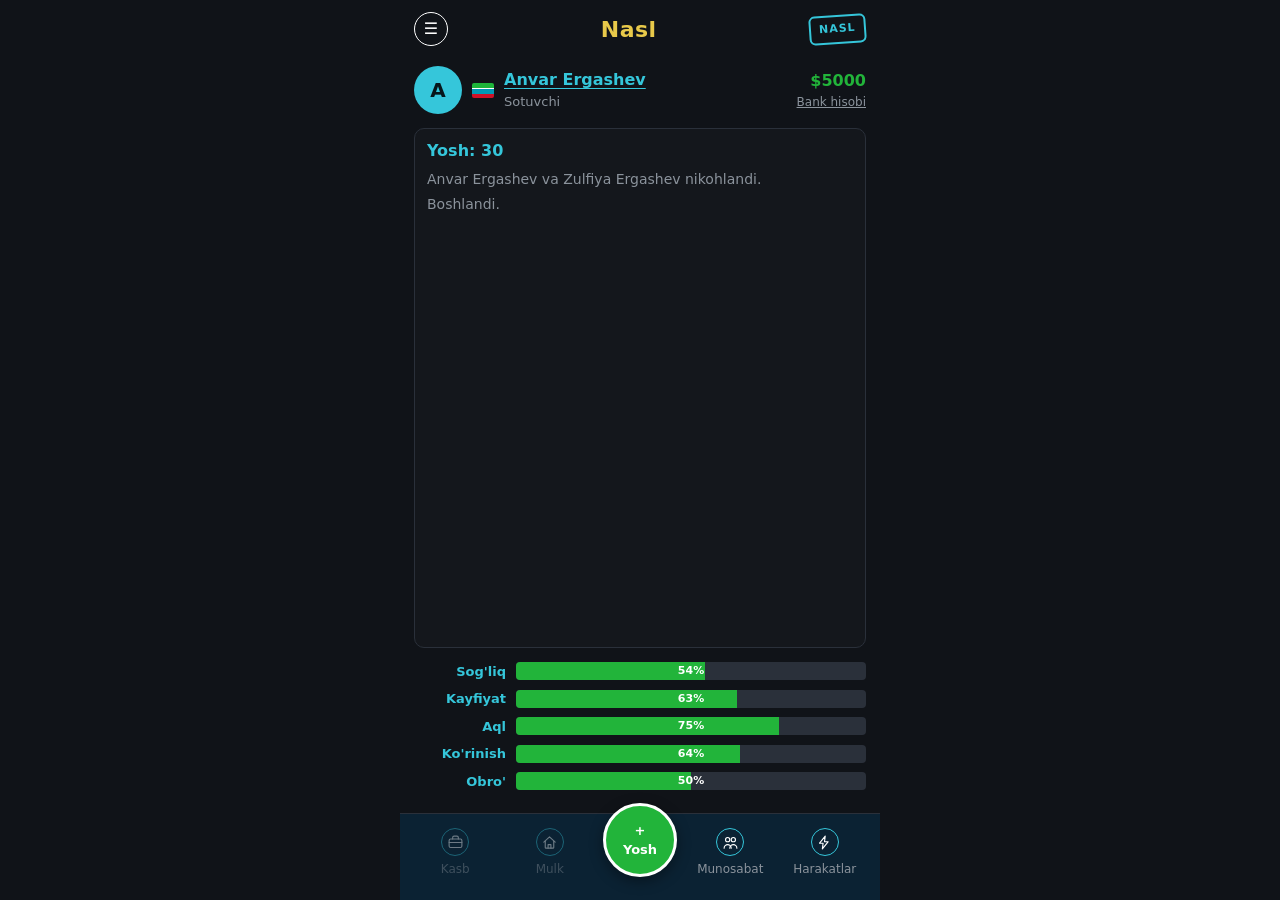
<file: index.html>
<!doctype html>
<html lang="uz">
<head>
<meta charset="utf-8">
<meta name="viewport" content="width=device-width, initial-scale=1">
<title>Nasl</title>
<link rel="stylesheet" href="style.css">
</head>
<body>
<div id="ilova">

  <header id="sarlavha">
    <button class="doira-tugma" id="menyuTugma">&#9776;</button>
    <div class="nasl-nom">Nasl</div>
    <div class="muhr">NASL</div>
  </header>
  <div id="menyuRoyxat" class="yashirin"></div>

  <section id="malumot"></section>

  <section id="lenta"></section>

  <section id="statlar"></section>

  <nav id="harakatPanel">
    <button class="harakat-ustun" id="kasbTugma" disabled title="Hali mavjud emas">
      <span class="ikon-doira">
        <svg viewBox="0 0 24 24" width="17" height="17" fill="none" stroke="#fff" stroke-width="1.6" stroke-linecap="round" stroke-linejoin="round">
          <rect x="3" y="7" width="18" height="12" rx="2"></rect>
          <path d="M8 7V5a2 2 0 0 1 2-2h4a2 2 0 0 1 2 2v2"></path>
          <path d="M3 12h18"></path>
        </svg>
      </span>
      Kasb
    </button>
    <button class="harakat-ustun" id="mulkTugma" disabled title="Hali mavjud emas">
      <span class="ikon-doira">
        <svg viewBox="0 0 24 24" width="17" height="17" fill="none" stroke="#fff" stroke-width="1.6" stroke-linecap="round" stroke-linejoin="round">
          <path d="M4 11.5 12 4l8 7.5"></path>
          <path d="M6 10v9a1 1 0 0 0 1 1h10a1 1 0 0 0 1-1v-9"></path>
          <path d="M10 20v-5h4v5"></path>
        </svg>
      </span>
      Mulk
    </button>
    <button class="yosh-doira" id="yoshTugma">+ Yosh</button>
    <button class="harakat-ustun" id="munosabatTugma">
      <span class="ikon-doira">
        <svg viewBox="0 0 24 24" width="17" height="17" fill="none" stroke="#fff" stroke-width="1.6" stroke-linecap="round" stroke-linejoin="round">
          <circle cx="8" cy="8" r="3"></circle>
          <circle cx="16" cy="8" r="3"></circle>
          <path d="M3 20c0-3 2.5-5 5-5s5 2 5 5"></path>
          <path d="M11 20c0-3 2.5-5 5-5s5 2 5 5"></path>
        </svg>
      </span>
      Munosabat
    </button>
    <button class="harakat-ustun" id="harakatlarTugma">
      <span class="ikon-doira">
        <svg viewBox="0 0 24 24" width="17" height="17" fill="none" stroke="#fff" stroke-width="1.6" stroke-linecap="round" stroke-linejoin="round">
          <path d="M13 3 5 13h5l-1 8 8-10h-5l1-8Z"></path>
        </svg>
      </span>
      Harakatlar
    </button>
  </nav>

</div>

<div id="sheet" class="yashirin">
  <div class="sheet-ichki">
    <div class="sheet-bosh">
      <span id="sheetNom" class="sheet-nom"></span>
      <button id="sheetYopish">&times;</button>
    </div>
    <div id="sheetTana"></div>
  </div>
</div>

<div id="voqea" class="yashirin"><div class="oyna" id="voqeaOyna"></div></div>

<script src="settings_extra.js"></script>
<script src="aloqa.js"></script>
<script src="tekshir.js"></script>
<script src="resolve_year.js"></script>
<script src="engine.js"></script>
<script src="ui_intimacy.js"></script>
<script>
"use strict";
const $ = (id) => document.getElementById(id);
const ekranlar = { bosh: "Bosh", odamlar: "Odamlar", sozlamalar: "Sozlamalar", yangi: "Yangi o'yin" };
let ekranSheet = null; // null | "odamlar" | "sozlamalar" | "yangi" | "harakatlar"
let tanlangan = null;
let menyuOchiq = false;
let bankOchiq = false;
let odamlarBolim = null; // null | "oila"
let harakatBolim = null; // null | "sevgi"

function el(tag, matn, cls) {
  const e = document.createElement(tag);
  if (matn != null) e.textContent = matn;
  if (cls) e.className = cls;
  return e;
}

function statQator(yorliqMatn, qiymat, maks) {
  const q = el("div", null, "stat-qator");
  q.append(el("span", yorliqMatn, "stat-yorliq"));
  const bar = el("div", null, "stat-bar");
  const foiz = Math.max(0, Math.min(100, Math.round((qiymat / maks) * 100)));
  const ich = el("i"); ich.style.width = foiz + "%";
  const sonMatn = el("span", foiz + "%", "stat-foiz");
  bar.append(ich, sonMatn);
  q.append(bar);
  return q;
}

function renderMalumot(S, B) {
  const r = $("malumot"); r.innerHTML = "";
  const me = Nasl.person(S.playerId);
  r.append(el("div", me.name[0], "avatar"));
  r.append(el("div", null, "bayroq"));

  const info = el("div", null, "shaxs-info");
  info.append(el("div", Nasl.fullName(me), "ism"));
  info.append(el("div", (S.job && S.job.title) || "Ishsiz", "kasb"));
  r.append(info);

  const moliya = el("div", null, "moliya");
  moliya.append(el("div", "$" + S.money, "pul-son"));
  const bankTugma = el("button", "Bank hisobi", "bank-tugma");
  bankTugma.onclick = () => { bankOchiq = !bankOchiq; renderMalumot(S, B); };
  moliya.append(bankTugma);
  if (bankOchiq) moliya.append(el("div", "Qarz: $" + S.debt, "qarz-qatori"));
  r.append(moliya);
}

function renderLenta(S) {
  const r = $("lenta"); r.innerHTML = "";
  const me = Nasl.person(S.playerId);
  const yillar = [];
  for (const l of S.log) {
    let guruh = yillar[yillar.length - 1];
    if (!guruh || guruh.year !== l.year) { guruh = { year: l.year, matnlar: [] }; yillar.push(guruh); }
    guruh.matnlar.push(l.text);
  }
  if (!yillar.length) { r.append(el("div", "Voqealar yo'q.", "lenta-matn")); return; }
  yillar.forEach(g => {
    r.append(el("div", `Yosh: ${g.year - me.born}`, "lenta-sarlavha"));
    g.matnlar.forEach(m => r.append(el("div", m, "lenta-matn")));
  });
  r.scrollTop = r.scrollHeight;
}

function renderStatlar(S, B) {
  const r = $("statlar"); r.innerHTML = "";
  const me = Nasl.person(S.playerId);
  r.append(statQator("Sog'liq", me.health || 0, 100));
  r.append(statQator("Kayfiyat", me.mood || 0, 100));
  r.append(statQator("Aql", me.smarts || 0, 100));
  r.append(statQator("Ko'rinish", me.looks || 0, 100));
  r.append(statQator("Obro'", S.honor, B.honorMax));
}

function holatMatni(p) {
  if (p.diedYear != null) return "vafot etgan";
  if (p.spouses.length) return "nikohda";
  return "yolg'iz";
}

const YAQIN_HOLAT = ["xotin", "sevgili", "yashirin"];
const YAQIN_REL = ["qiz", "o'g'il"];

function odamQatori(f, r) {
  const q = el("div", null, "qator" + (f.alive ? "" : " vafot"));
  const rel = f.holat === "sevgili" ? "sevgili" : f.rel;
  q.append(el("span", f.name), el("span", `${rel} · ${f.age} yosh${f.alive ? "" : " · vafot"}`));
  q.onclick = () => { tanlangan = f.id; renderSheet(); };
  r.append(q);
}

function odamlarEkran(r) {
  if (odamlarBolim === "oila") {
    const orqaga = el("button", "← Odamlar");
    orqaga.onclick = () => { odamlarBolim = null; renderSheet(); };
    r.append(orqaga);
    Nasl.familyView().forEach(f => odamQatori(f, r));
    return;
  }
  const oilaTugma = el("button", "Oila →");
  oilaTugma.onclick = () => { odamlarBolim = "oila"; renderSheet(); };
  r.append(oilaTugma);
  const yaqinlar = Nasl.familyView().filter(f =>
    f.alive && (YAQIN_HOLAT.includes(f.holat) || YAQIN_REL.includes(f.rel)));
  if (!yaqinlar.length) r.append(el("div", "Hozircha yaqin odam yo'q.", "lenta-matn"));
  yaqinlar.forEach(f => odamQatori(f, r));
}

function kartochka(r, S) {
  const p = Nasl.person(tanlangan);
  const orqaga = el("button", "← Ro'yxatga");
  orqaga.onclick = () => { tanlangan = null; renderSheet(); };
  r.append(orqaga);
  const b = el("div", null, "blok");
  [
    ["Yosh", Nasl.age(p)],
    ["Qarindoshlik", Nasl.relation(S.playerId, p.id)],
    ["Holat", holatMatni(p)],
    ["Tug'ilgan yil", p.born]
  ].forEach(([n, v]) => b.append(el("div", `${n}: ${v}`)));
  r.append(b);
  const B = Nasl.balance;
  const shubha = p.shubha <= B.shubhaCalmMax ? "tinch" : (p.shubha <= B.shubhaDoubtMax ? "shubhalanmoqda" : "ishonchi yo'q");
  const barlar = el("div", null, "blok");
  [["Mehr", p.mehr, ""], ["Shubha", p.shubha, shubha]].forEach(([n, v, s]) => {
    barlar.append(el("div", `${n}: ${v}${s ? " — " + s : ""}`));
    const bar = el("div", null, "bar"); const ich = el("i");
    ich.style.width = `${v / B.statMax * B.statMax}%`;
    bar.append(ich); barlar.append(bar);
  });
  r.append(barlar);

  if (p.holat === "sevgili" && p.mehr >= 60) {
    const taklif = el("button", "Nikoh taklifi");
    taklif.onclick = () => { Nasl.nikohTaklifi(p.id); renderSheet(); };
    r.append(taklif);
  }
  if (p.holat === "xotin") {
    const ajralish = el("button", "Ajralish");
    ajralish.onclick = () => { Nasl.ajralish(p.id); renderSheet(); };
    r.append(ajralish);
  }

  const usullar = el("div"); usullar.id = "usullar";
  r.append(usullar);
  if (window.usullarniChiz) window.usullarniChiz(usullar, S, B, p.id);
  r.append(el("h3", "Tarix"));
  const t = el("div", null, "blok");
  const ism = p.name;
  const qayd = S.log.filter(l => l.text.includes(ism)).slice().reverse();
  if (!qayd.length) t.append(el("div", "Yozuv yo'q."));
  qayd.forEach(l => t.append(el("div", `${l.year}: ${l.text}`)));
  r.append(t);
}

function sozlamaQatorYarat(S, kalit, yorliqMatn, variantlar) {
  const q = el("div", null, "sozlama-qator");
  q.append(el("span", yorliqMatn, "sozlama-yorliq"));
  const seg = el("div", null, "segment");
  variantlar.forEach(([qiymat, matn]) => {
    const b = el("button", matn);
    if (S.settings[kalit] === qiymat) b.classList.add("faol");
    b.onclick = () => { S.settings[kalit] = qiymat; Nasl.save(); renderSheet(); };
    seg.append(b);
  });
  q.append(seg);
  return q;
}

function sozlamaBolimi(nom, qatorlar) {
  const bolim = el("div", null, "sozlama-bolim");
  bolim.append(el("div", nom, "sozlama-bolim-nom"));
  qatorlar.forEach(q => bolim.append(q));
  return bolim;
}

const BOOL_VARIANT = [[false, "Yo'q"], [true, "Ha"]];

function sozlamalarEkran(r, S) {
  r.append(sozlamaBolimi("Nikoh", [
    sozlamaQatorYarat(S, "nikoh", "Nikoh", [["mono", "Mono"], ["kop", "Ko'p"], ["cheksiz", "Cheksiz"]]),
    sozlamaQatorYarat(S, "lesbian", "Lesbian", BOOL_VARIANT),
  ]));

  const kontentBolim = sozlamaBolimi("Kontent", [
    sozlamaQatorYarat(S, "xxx", "XXX kasblar", BOOL_VARIANT),
    sozlamaQatorYarat(S, "matn", "Matn", [["ishora", "Ishora"], ["orta", "O'rta"], ["ochiq", "Ochiq"]]),
  ]);
  const extraSozlamalar = el("div"); extraSozlamalar.id = "extra-sozlamalar";
  kontentBolim.append(extraSozlamalar);
  r.append(kontentBolim);
  if (window.extraSozlamalarniChiz) window.extraSozlamalarniChiz(extraSozlamalar, S);

  r.append(sozlamaBolimi("O'yin", [
    sozlamaQatorYarat(S, "olim", "O'lim", BOOL_VARIANT),
    sozlamaQatorYarat(S, "tasodif", "Tasodif", [["past", "Past"], ["orta", "O'rta"], ["yuqori", "Yuqori"]]),
  ]));

  r.append(sozlamaBolimi("Qiyinlik", [
    sozlamaQatorYarat(S, "qiyinlik", "Qiyinlik", [["yumshoq", "Yumshoq"], ["normal", "Normal"], ["qattiq", "Qattiq"]]),
  ]));

  const ta = document.createElement("textarea"); ta.className = "yashirin";
  const e = el("button", "Eksport"); e.onclick = () => { ta.classList.remove("yashirin"); ta.value = Nasl.exportJSON(); };
  const i = el("button", "Import");
  i.onclick = () => {
    if (ta.classList.contains("yashirin")) { ta.classList.remove("yashirin"); ta.value = ""; return; }
    try { Nasl.importJSON(ta.value); renderSheet(); } catch (x) { ta.value = "Xato: JSON noto'g'ri"; }
  };
  r.append(e, i, ta);
}

function yangiEkran(r) {
  r.append(el("p", "Joriy saqlash o'chiriladi."));
  const t = el("button", "Boshlash");
  t.onclick = () => { Nasl.newGame(); ekranSheet = null; tanlangan = null; render(); };
  r.append(t);
}

const HARAKAT_BOLIMLAR = ["Sevgi", "Karyera", "Mulk", "Saroy", "Sog'liq"];

function harakatlarEkran(r, S) {
  if (harakatBolim === "sevgi") {
    const orqaga = el("button", "← Harakatlar");
    orqaga.onclick = () => { harakatBolim = null; renderSheet(); };
    r.append(orqaga);
    const tanishish = el("button", "Tanishish");
    const shuYilTanishgan = S.flags.tanishishYili === S.year;
    tanishish.disabled = shuYilTanishgan;
    if (shuYilTanishgan) tanishish.title = "Bu yil allaqachon tanishgansiz";
    tanishish.onclick = () => { Nasl.tanishish(); renderSheet(); };
    r.append(tanishish);
    return;
  }
  HARAKAT_BOLIMLAR.forEach(nom => {
    const b = el("button", nom, "usul");
    if (nom === "Sevgi") b.onclick = () => { harakatBolim = "sevgi"; renderSheet(); };
    else { b.disabled = true; b.title = "Hali mavjud emas"; }
    r.append(b);
  });
}

function sheetNomini() {
  if (ekranSheet === "odamlar") {
    if (tanlangan != null) return Nasl.fullName(Nasl.person(tanlangan));
    return odamlarBolim === "oila" ? "Oila" : "Odamlar";
  }
  if (ekranSheet === "sozlamalar") return "Sozlamalar";
  if (ekranSheet === "yangi") return "Yangi o'yin";
  if (ekranSheet === "harakatlar") return harakatBolim === "sevgi" ? "Sevgi" : "Harakatlar";
  return "";
}

function renderSheet() {
  const sheet = $("sheet");
  if (!ekranSheet) { sheet.classList.add("yashirin"); return; }
  sheet.classList.remove("yashirin");
  $("sheetNom").textContent = sheetNomini();
  const r = $("sheetTana"); r.innerHTML = "";
  const S = Nasl.state;
  if (ekranSheet === "odamlar") (tanlangan != null ? kartochka(r, S) : odamlarEkran(r));
  else if (ekranSheet === "sozlamalar") sozlamalarEkran(r, S);
  else if (ekranSheet === "yangi") yangiEkran(r);
  else if (ekranSheet === "harakatlar") harakatlarEkran(r, S);
}

function renderMenyuRoyxat() {
  const m = $("menyuRoyxat");
  if (!menyuOchiq) { m.classList.add("yashirin"); return; }
  m.innerHTML = "";
  for (const [k, v] of Object.entries(ekranlar)) {
    const b = el("button", v);
    b.onclick = () => {
      menyuOchiq = false;
      ekranSheet = k === "bosh" ? null : k;
      tanlangan = null;
      odamlarBolim = null;
      harakatBolim = null;
      render();
    };
    m.append(b);
  }
  m.classList.remove("yashirin");
}

function voqeaOyna(S) {
  const v = $("voqea"), o = $("voqeaOyna");
  const ev = S.pending && Nasl.events.find(e => e.id === S.pending);
  if (!ev) { v.classList.add("yashirin"); return; }
  v.classList.remove("yashirin"); o.innerHTML = "";
  o.append(el("h3", ev.title || "Voqea"), el("p", ev.text));
  ev.choices.forEach((c, i) => {
    const b = el("button", c.label);
    b.onclick = () => { Nasl.choose(i); render(); };
    o.append(b);
  });
}

function render() {
  const S = Nasl.state;
  if (!S) return;
  const B = Nasl.balance;
  renderMalumot(S, B);
  renderLenta(S);
  renderStatlar(S, B);
  renderMenyuRoyxat();
  renderSheet();
  voqeaOyna(S);
  $("yoshTugma").disabled = !!(S.pending || S.flags.over);
}

$("menyuTugma").onclick = () => { menyuOchiq = !menyuOchiq; renderMenyuRoyxat(); };
$("sheetYopish").onclick = () => {
  ekranSheet = null; tanlangan = null; odamlarBolim = null; harakatBolim = null; render();
};
$("yoshTugma").onclick = () => Nasl.nextYear();
$("munosabatTugma").onclick = () => { ekranSheet = "odamlar"; tanlangan = null; render(); };
$("harakatlarTugma").onclick = () => { ekranSheet = "harakatlar"; harakatBolim = null; render(); };

Nasl.init(".").then(render);
</script>
</body>
</html>
</file>
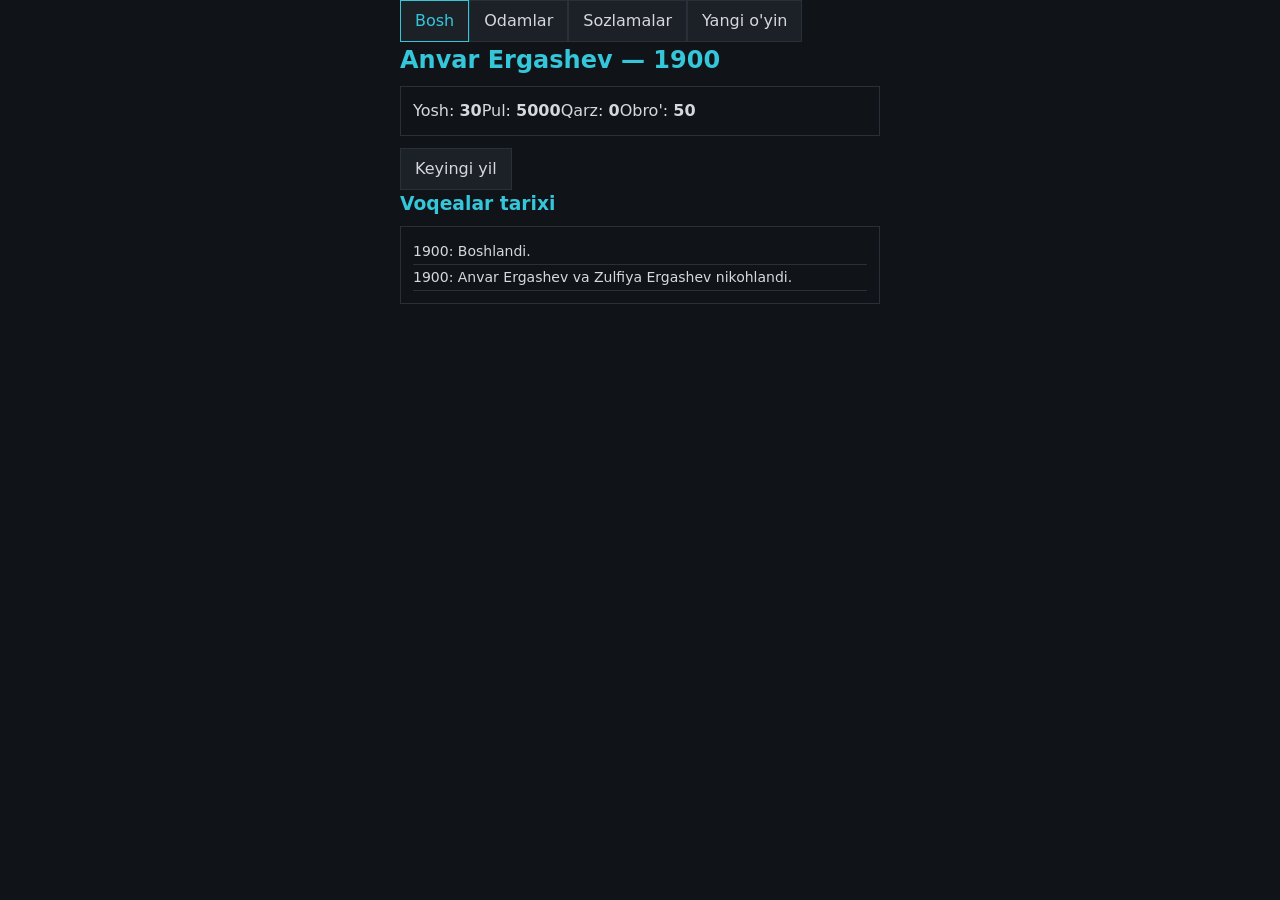
<file: index.txt.html>
<!doctype html>
<html lang="uz">
<head>
<meta charset="utf-8">
<meta name="viewport" content="width=device-width, initial-scale=1">
<title>Nasl</title>
<link rel="stylesheet" href="style.css">
</head>
<body>
<div id="ilova">
  <nav id="menyu"></nav>
  <main id="korinish"></main>
</div>
<div id="voqea" class="yashirin"><div class="oyna" id="voqeaOyna"></div></div>

<script src="engine.js"></script>
<script>
"use strict";
const $ = (id) => document.getElementById(id);
const ekranlar = { bosh: "Bosh", odamlar: "Odamlar", sozlamalar: "Sozlamalar", yangi: "Yangi o'yin" };
let ekran = "bosh";
let tanlangan = null;

// Sozlamalar yorlig'i va tanlovlari (faqat engine'dagi kalitlar)
const yorliq = {
  nikoh: "Nikoh", lesbian: "Ayollar orasidagi munosabat", xxx: "Ochiq mazmun",
  matn: "Matn ochiqligi", olim: "O'lim", tasodif: "Tasodif", qiyinlik: "Qiyinlik"
};
const tanlov = {
  nikoh: ["mono", "kop", "cheksiz"],
  matn: ["ishora", "orta", "ochiq"],
  tasodif: ["past", "orta", "yuqori"],
  qiyinlik: ["yumshoq", "normal", "qattiq"]
};

function el(tag, matn, cls) {
  const e = document.createElement(tag);
  if (matn != null) e.textContent = matn;
  if (cls) e.className = cls;
  return e;
}

function menyu() {
  const m = $("menyu"); m.innerHTML = "";
  for (const [k, v] of Object.entries(ekranlar)) {
    const b = el("button", v, k === ekran ? "faol" : "");
    b.onclick = () => { ekran = k; tanlangan = null; render(); };
    m.append(b);
  }
}

function boshEkran(r, S) {
  const me = Nasl.person(S.playerId);
  r.append(el("h2", `${Nasl.fullName(me)} — ${S.year}`));
  const k = el("div", null, "blok korsatkich");
  for (const [n, v] of [["Yosh", Nasl.age(me)], ["Pul", S.money], ["Qarz", S.debt], ["Obro'", S.honor]]) {
    const s = el("span", n + ": "); s.append(el("b", v)); k.append(s);
  }
  r.append(k);
  const t = el("button", S.flags.over ? "Nasl tugadi" : "Keyingi yil");
  t.disabled = !!S.pending || !!S.flags.over;
  t.onclick = () => Nasl.nextYear();
  r.append(t);
  const lb = el("div", null, "blok"); lb.id = "log";
  S.log.slice().reverse().forEach(l => lb.append(el("div", `${l.year}: ${l.text}`)));
  r.append(el("h3", "Voqealar tarixi"), lb);
}

function odamlarEkran(r) {
  r.append(el("h2", "Odamlar"));
  Nasl.familyView().forEach(f => {
    const q = el("div", null, "qator" + (f.alive ? "" : " vafot"));
    q.append(el("span", f.name), el("span", `${f.rel} · ${f.age} yosh${f.alive ? "" : " · vafot"}`));
    q.onclick = () => { tanlangan = f.id; render(); };
    r.append(q);
  });
}

function holatMatni(p) {
  if (p.diedYear != null) return "vafot etgan";
  if (p.spouses.length) return "nikohda";
  return "yolg'iz";
}

function kartochka(r, S) {
  const p = Nasl.person(tanlangan);
  const orqaga = el("button", "← Ro'yxatga");
  orqaga.onclick = () => { tanlangan = null; render(); };
  r.append(orqaga, el("h2", Nasl.fullName(p)));
  const b = el("div", null, "blok");
  [
    ["Yosh", Nasl.age(p)],
    ["Qarindoshlik", Nasl.relation(S.playerId, p.id)],
    ["Holat", holatMatni(p)],
    ["Tug'ilgan yil", p.born]
  ].forEach(([n, v]) => b.append(el("div", `${n}: ${v}`)));
  r.append(b);
  const B = Nasl.balance;
  const shubha = p.suspicion <= B.suspicionCalmMax ? "tinch" : (p.suspicion <= B.suspicionDoubtMax ? "shubhalanmoqda" : "ishonchi yo'q");
  const barlar = el("div", null, "blok");
  [["Mehr", p.affection, ""], ["Shubha", p.suspicion, shubha]].forEach(([n, v, s]) => {
    barlar.append(el("div", `${n}: ${v}${s ? " — " + s : ""}`));
    const bar = el("div", null, "bar"); const ich = el("i");
    ich.style.width = `${v / B.statMax * B.statMax}%`;
    bar.append(ich); barlar.append(bar);
  });
  r.append(barlar);
  r.append(el("h3", "Tarix"));
  const t = el("div", null, "blok");
  const ism = p.name;
  const qayd = S.log.filter(l => l.text.includes(ism)).slice().reverse();
  if (!qayd.length) t.append(el("div", "Yozuv yo'q."));
  qayd.forEach(l => t.append(el("div", `${l.year}: ${l.text}`)));
  r.append(t);
}

function sozlamalarEkran(r, S) {
  r.append(el("h2", "Sozlamalar"));
  const b = el("div", null, "blok");
  for (const [k, v] of Object.entries(S.settings)) {
    if (!(k in yorliq)) continue;
    const q = el("div", null, "sozlama");
    q.append(el("span", yorliq[k]));
    if (typeof v === "boolean") {
      const t = el("button", v ? "Yoqilgan" : "O'chiq");
      t.onclick = () => { S.settings[k] = !v; Nasl.save(); render(); };
      q.append(t);
    } else {
      const s = document.createElement("select");
      (tanlov[k] || [v]).forEach(o => { const op = el("option", o); op.value = o; if (o === v) op.selected = true; s.append(op); });
      s.onchange = () => { S.settings[k] = s.value; Nasl.save(); };
      q.append(s);
    }
    b.append(q);
  }
  r.append(b);
  const ta = document.createElement("textarea"); ta.className = "yashirin";
  const e = el("button", "Eksport"); e.onclick = () => { ta.classList.remove("yashirin"); ta.value = Nasl.exportJSON(); };
  const i = el("button", "Import");
  i.onclick = () => {
    if (ta.classList.contains("yashirin")) { ta.classList.remove("yashirin"); ta.value = ""; return; }
    try { Nasl.importJSON(ta.value); render(); } catch (x) { ta.value = "Xato: JSON noto'g'ri"; }
  };
  r.append(e, i, ta);
}

function yangiEkran(r) {
  r.append(el("h2", "Yangi o'yin"));
  r.append(el("p", "Joriy saqlash o'chiriladi."));
  const t = el("button", "Boshlash");
  t.onclick = () => { Nasl.newGame(); ekran = "bosh"; render(); };
  r.append(t);
}

function voqeaOyna(S) {
  const v = $("voqea"), o = $("voqeaOyna");
  const ev = S.pending && Nasl.events.find(e => e.id === S.pending);
  if (!ev) { v.classList.add("yashirin"); return; }
  v.classList.remove("yashirin"); o.innerHTML = "";
  o.append(el("h3", ev.title || "Voqea"), el("p", ev.text));
  ev.choices.forEach((c, i) => {
    const b = el("button", c.label);
    b.onclick = () => { Nasl.choose(i); render(); };
    o.append(b);
  });
}

function render() {
  const S = Nasl.state;
  if (!S) return;
  menyu();
  const r = $("korinish"); r.innerHTML = "";
  if (ekran === "bosh") boshEkran(r, S);
  else if (ekran === "odamlar") (tanlangan != null ? kartochka(r, S) : odamlarEkran(r));
  else if (ekran === "sozlamalar") sozlamalarEkran(r, S);
  else yangiEkran(r);
  voqeaOyna(S);
}

Nasl.init(".").then(render);
</script>
</body>
</html>
</file>
<file: style.css>
:root {
  --fon: #101318;
  --panel: #0b2233;
  --aksent: #35c6da;
  --yashil: #22b43a;
  --matn: #d5d8dc;
  --kulrang: #8b939c;
  --chegara: #2a303a;
}
* { box-sizing: border-box; }
body {
  margin: 0; background: var(--fon); color: var(--matn);
  font-family: system-ui, sans-serif; line-height: 1.5;
}
button { font: inherit; }
#ilova {
  max-width: 480px; margin: 0 auto; height: 100vh;
  display: flex; flex-direction: column; overflow: visible;
}

/* a) sarlavha */
#sarlavha {
  display: flex; align-items: center; justify-content: space-between;
  padding: 12px 14px; flex-shrink: 0;
}
.doira-tugma {
  width: 34px; height: 34px; border-radius: 50%;
  background: transparent; border: 1px solid #fff; color: #fff;
  cursor: pointer; display: flex; align-items: center; justify-content: center;
  font-size: 16px; padding: 0;
}
.nasl-nom { color: #e8c94a; font-weight: 800; font-size: 22px; letter-spacing: .5px; }
.muhr {
  border: 2px solid var(--aksent); color: var(--aksent); font-weight: 800;
  font-size: 11px; letter-spacing: 1px; padding: 4px 8px; border-radius: 6px;
  transform: rotate(-4deg);
}

/* dropdown menyu */
#menyuRoyxat {
  position: absolute; top: 56px; left: 14px; z-index: 20;
  background: var(--panel); border: 1px solid var(--chegara); border-radius: 10px;
  overflow: hidden; min-width: 160px; box-shadow: 0 8px 24px rgba(0,0,0,.5);
}
#menyuRoyxat button {
  display: block; width: 100%; text-align: left; background: none; border: none;
  color: var(--matn); padding: 12px 16px; cursor: pointer; border-bottom: 1px solid var(--chegara);
}
#menyuRoyxat button:last-child { border-bottom: none; }
#menyuRoyxat button:hover { background: var(--tugma, #1c2027); color: var(--aksent); }

/* b) ma'lumot qatori */
#malumot {
  display: flex; align-items: center; gap: 10px; padding: 8px 14px 14px;
  flex-shrink: 0;
}
.avatar {
  width: 48px; height: 48px; border-radius: 50%; background: var(--aksent);
  color: #06161a; font-weight: 800; font-size: 20px;
  display: flex; align-items: center; justify-content: center; flex-shrink: 0;
}
.bayroq {
  width: 22px; height: 15px; flex-shrink: 0; border-radius: 2px; overflow: hidden;
  background: linear-gradient(#1eb53a 0 33%, #fff 33% 38%, #0099b5 38% 71%, #fff 71% 76%, #ce1126 76% 100%);
}
.shaxs-info { flex: 1; min-width: 0; }
.ism { color: var(--aksent); font-weight: 700; text-decoration: underline; text-underline-offset: 3px; }
.kasb { color: var(--kulrang); font-size: 13px; }
.moliya { text-align: right; flex-shrink: 0; }
.pul-son { color: var(--yashil); font-weight: 800; font-size: 16px; }
.bank-tugma {
  display: block; background: none; border: none; color: var(--kulrang);
  font-size: 12px; cursor: pointer; padding: 0; text-decoration: underline;
}
.qarz-qatori { color: var(--kulrang); font-size: 12px; margin-top: 2px; }

/* c) voqealar lentasi */
#lenta {
  flex: 1; min-height: 0; overflow-y: auto; margin: 0 14px 14px;
  border: 1px solid var(--chegara); border-radius: 10px; padding: 10px 12px;
  background: rgba(255,255,255,.015);
}
.lenta-sarlavha { color: var(--aksent); font-weight: 700; margin: 10px 0 4px; }
.lenta-sarlavha:first-child { margin-top: 0; }
.lenta-matn { color: var(--kulrang); font-size: 14px; padding: 2px 0; }

/* e) statlar */
#statlar { padding: 0 14px 14px; flex-shrink: 0; }
.stat-qator { display: flex; align-items: center; gap: 10px; margin-bottom: 8px; }
.stat-yorliq {
  color: var(--aksent); font-weight: 700; width: 92px; text-align: right;
  font-size: 13px; flex-shrink: 0;
}
.stat-bar {
  flex: 1; height: 18px; background: var(--chegara); border-radius: 4px;
  position: relative; overflow: hidden;
}
.stat-bar i {
  display: block; height: 100%; background: var(--yashil);
}
.stat-foiz {
  position: absolute; inset: 0; display: flex; align-items: center; justify-content: center;
  color: #fff; font-size: 11px; font-weight: 700;
}

/* d) harakat paneli */
#harakatPanel {
  flex-shrink: 0; overflow: visible; z-index: 15;
  background: var(--panel); border-top: 1px solid var(--chegara);
  display: grid; grid-template-columns: 1fr 1fr auto 1fr 1fr;
  align-items: center; padding: 6px 8px 14px;
}
.harakat-ustun {
  background: none; border: none; color: var(--kulrang);
  display: flex; flex-direction: column; align-items: center; gap: 4px;
  padding: 8px 2px; cursor: pointer; font-size: 12px;
}
.harakat-ustun:disabled { opacity: .4; cursor: not-allowed; }
.ikon-doira {
  width: 28px; height: 28px; border-radius: 50%;
  border: 1.5px solid var(--aksent); display: flex;
  align-items: center; justify-content: center; flex-shrink: 0;
}
.yosh-doira {
  width: 74px; height: 74px; border-radius: 50%;
  background: var(--yashil); border: 3px solid #fff; color: #fff;
  font-weight: 800; font-size: 13px; cursor: pointer;
  display: flex; align-items: center; justify-content: center;
  margin: -26px 6px 0; box-shadow: 0 4px 14px rgba(0,0,0,.4);
}
.yosh-doira:disabled { opacity: .5; cursor: not-allowed; }

/* f) sheet: ekranni to'liq qoplaydi, yuqorida o'z sarlavhasi */
#sheet {
  position: absolute; inset: 0; background: var(--fon); z-index: 30;
  flex-direction: column;
}
#sheet:not(.yashirin) { display: flex; }
.sheet-ichki {
  display: flex; flex-direction: column; height: 100%; min-height: 0;
}
.sheet-bosh {
  display: flex; align-items: center; justify-content: space-between;
  padding: 14px; border-bottom: 1px solid var(--chegara); flex-shrink: 0;
}
.sheet-nom { font-weight: 700; color: var(--aksent); font-size: 17px; }
.sheet-bosh button {
  background: none; border: none; color: var(--matn); font-size: 22px;
  cursor: pointer; line-height: 1; padding: 4px 8px;
}
#sheetTana { flex: 1; min-height: 0; overflow-y: auto; padding: 14px; }

/* eski umumiy uslublar */
.blok { border: 1px solid var(--chegara); padding: 12px; margin-bottom: 12px; }
h2, h3 { color: var(--aksent); margin: 0 0 8px; }
button {
  background: #1c2027; color: var(--matn);
  border: 1px solid var(--chegara); padding: 8px 14px; cursor: pointer;
}
button:hover:not(:disabled) { border-color: var(--aksent); }
button.faol { border-color: var(--aksent); color: var(--aksent); }
button:disabled { opacity: .45; cursor: not-allowed; }
#log { max-height: 260px; overflow: auto; font-size: 14px; }
#log div { padding: 2px 0; border-bottom: 1px solid var(--chegara); }
.qator {
  display: flex; justify-content: space-between; gap: 8px;
  padding: 8px; border-bottom: 1px solid var(--chegara); cursor: pointer;
}
.qator:hover { background: #1c2027; }
.vafot { opacity: .5; }
.bar { height: 8px; background: #1c2027; border: 1px solid var(--chegara); margin: 4px 0 10px; }
.bar i { display: block; height: 100%; background: var(--aksent); }
.yashirin { display: none; }
.sozlama { display: flex; justify-content: space-between; align-items: center; padding: 6px 0; gap: 8px; }
.sozlama-bolim { margin-bottom: 20px; }
.sozlama-bolim-nom {
  color: var(--aksent); font-weight: 700; font-size: 12px;
  text-transform: uppercase; letter-spacing: .6px; margin-bottom: 4px;
}
.sozlama-qator {
  display: flex; justify-content: space-between; align-items: center;
  padding: 10px 0; border-bottom: 1px solid var(--chegara); gap: 10px;
}
.sozlama-qator:last-child { border-bottom: none; }
.sozlama-yorliq { font-size: 14px; }
.segment {
  display: flex; border: 1px solid var(--chegara); border-radius: 8px;
  overflow: hidden; flex-shrink: 0;
}
.segment button {
  background: none; border: none; border-right: 1px solid var(--chegara);
  color: var(--matn); padding: 6px 10px; font-size: 12px; cursor: pointer;
}
.segment button:last-child { border-right: none; }
.segment button.faol { background: var(--aksent); color: #06161a; font-weight: 700; }
select, textarea {
  background: #1c2027; color: var(--matn); border: 1px solid var(--chegara);
  padding: 6px; font: inherit;
}
textarea { width: 100%; height: 90px; }
.usul {
  display: flex; justify-content: space-between; align-items: center;
  width: 100%; text-align: left; padding: 13px 14px;
  border: none; border-bottom: 1px solid #1b1f26; background: none;
}
.usul:hover:not(:disabled) { background: #16191f; border-color: #1b1f26; }
.usul:disabled { opacity: .4; }
.usul b { font-weight: 600; }
.usul small { color: var(--kulrang); font-size: 11px; white-space: nowrap; margin-left: 10px; }
#voqea {
  position: fixed; inset: 0; background: rgba(16, 19, 24, .92);
  align-items: center; justify-content: center; padding: 16px; z-index: 40;
}
#voqea:not(.yashirin) { display: flex; }
#voqea .oyna {
  background: var(--fon); border: 1px solid var(--aksent);
  max-width: 480px; width: 100%; padding: 16px;
}
#voqea button { display: block; width: 100%; margin-top: 8px; text-align: left; }
</file>
